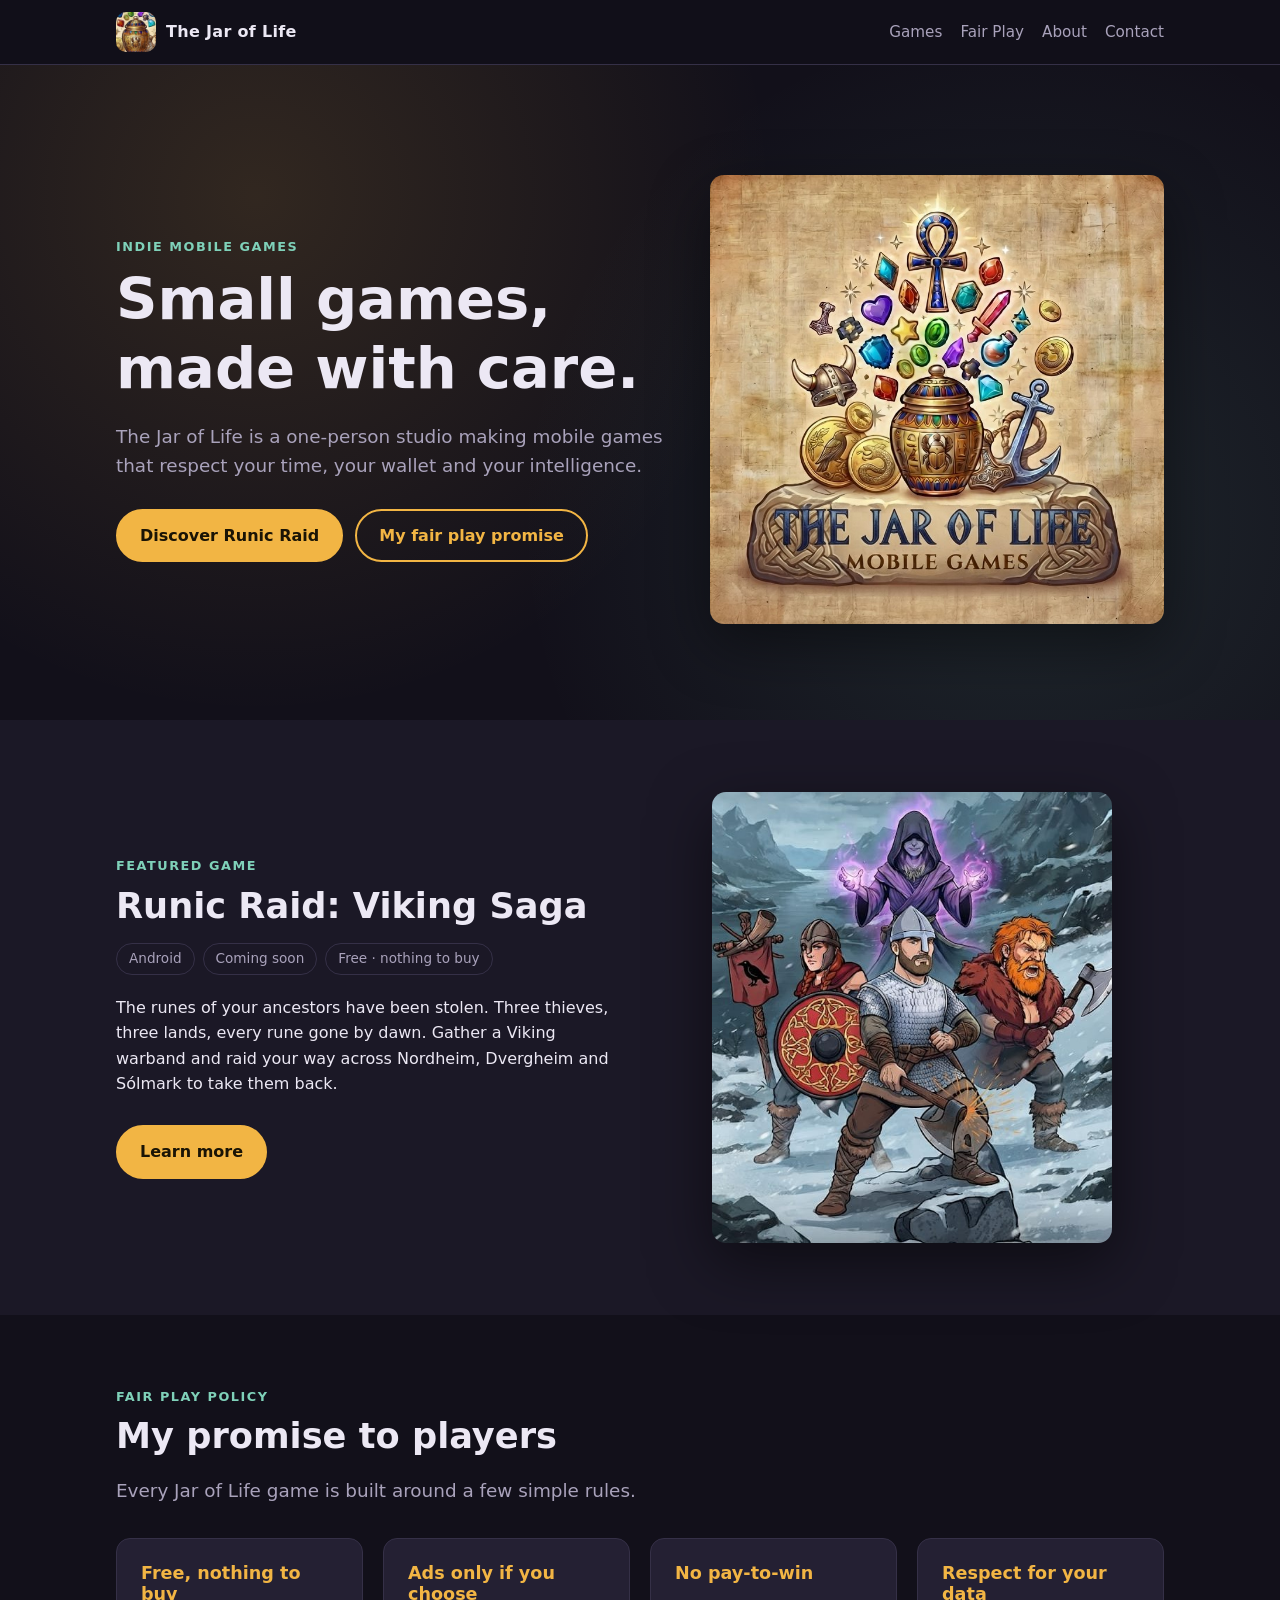
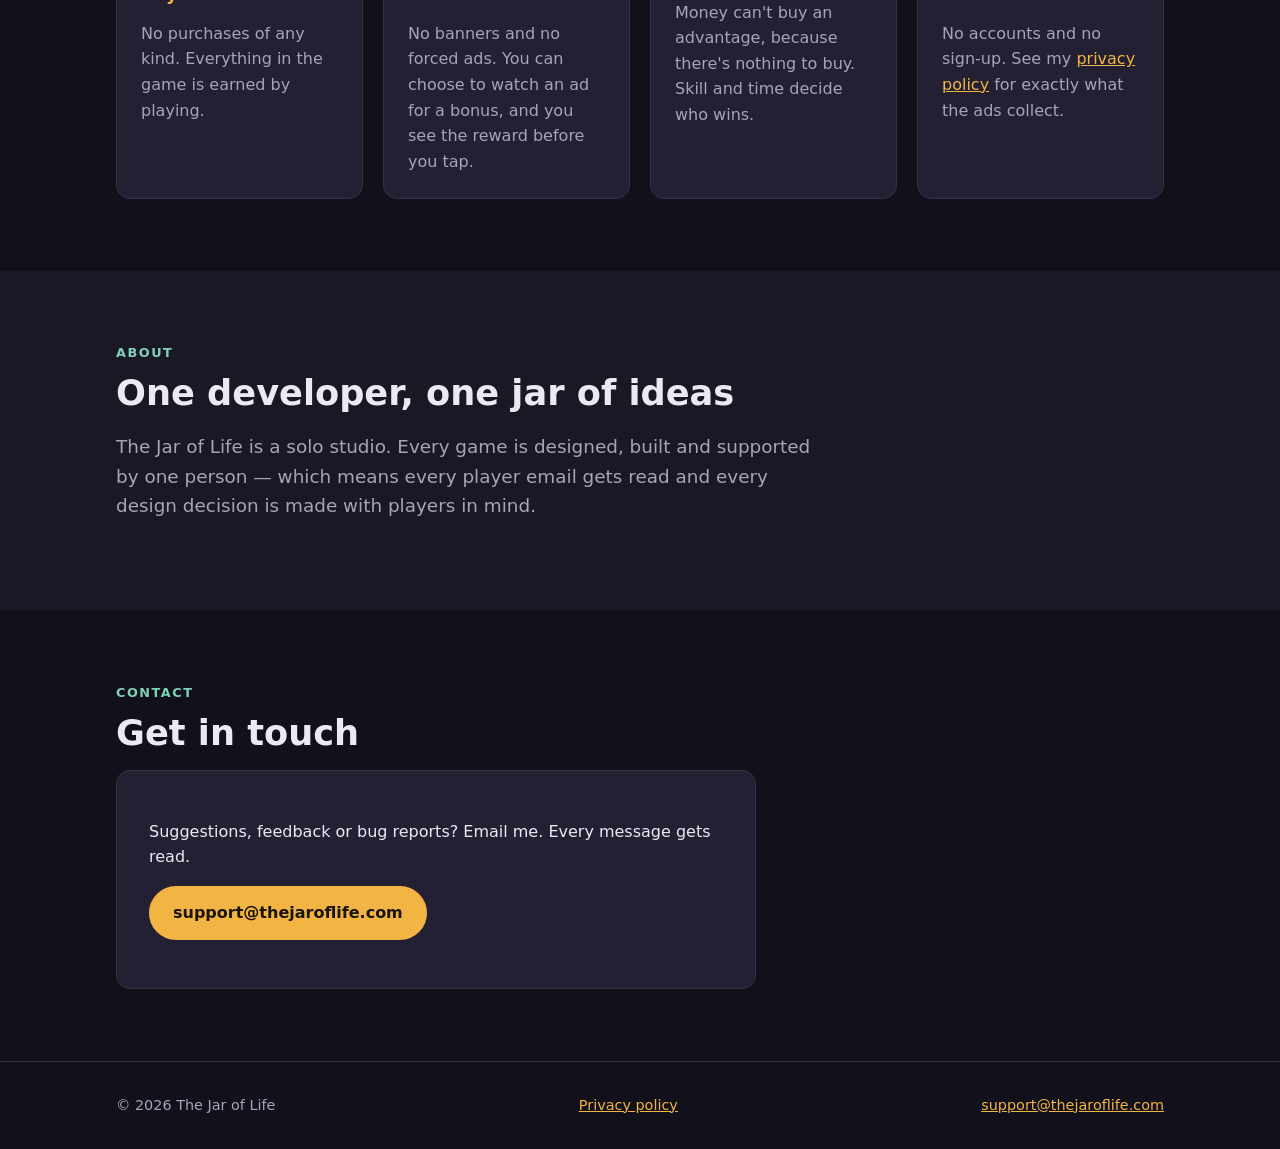
<file: index.html>
<!DOCTYPE html>
<html lang="en-GB">
<head>
  <meta charset="utf-8">
  <meta name="viewport" content="width=device-width, initial-scale=1">
  <title>The Jar of Life — Indie Mobile Games</title>
  <meta name="description" content="The Jar of Life is a solo indie mobile game studio. Home of Runic Raid: Viking Saga — free to play, nothing to buy, optional ads only.">
  <link rel="canonical" href="https://thejaroflife.com/">
  <link rel="icon" href="assets/img/jar-of-life-favicon-32.png" type="image/png" sizes="32x32">
  <link rel="icon" href="assets/img/jar-of-life-favicon-192.png" type="image/png" sizes="192x192">
  <link rel="apple-touch-icon" href="assets/img/jar-of-life-icon.png">
  <link rel="stylesheet" href="css/styles.css">

  <meta property="og:title" content="The Jar of Life — Mobile Games">
  <meta property="og:description" content="Solo indie mobile game studio. Home of Runic Raid: Viking Saga.">
  <meta property="og:url" content="https://thejaroflife.com/">
  <meta property="og:type" content="website">
  <meta property="og:image" content="https://thejaroflife.com/assets/img/og-jar-of-life.jpg">
</head>
<body>
  <a class="skip-link" href="#main">Skip to content</a>

  <header class="site-header">
    <div class="container">
      <a class="brand" href="index.html">
        <img src="assets/img/jar-of-life-icon.png" alt="" width="40" height="40">
        <span>The Jar of Life</span>
      </a>
      <nav class="site-nav" aria-label="Main">
        <ul>
          <li><a href="#games">Games</a></li>
          <li><a href="#fair-play">Fair Play</a></li>
          <li><a href="#about">About</a></li>
          <li><a href="#contact">Contact</a></li>
        </ul>
      </nav>
    </div>
  </header>

  <main id="main">
    <!-- ===== Hero ===== -->
    <section class="hero">
      <div class="container hero-grid">
        <div>
          <p class="eyebrow">Indie mobile games</p>
          <h1>Small games,<br>made with care.</h1>
          <p class="lead">
            The Jar of Life is a one-person studio making mobile games that respect
            your time, your wallet and your intelligence.
          </p>
          <div class="hero-actions">
            <a class="btn btn-primary" href="games/runic-raid.html">Discover Runic Raid</a>
            <a class="btn btn-ghost" href="#fair-play">My fair play promise</a>
          </div>
        </div>
        <img class="hero-logo" src="assets/img/jar-of-life-logo.jpg" width="776" height="768"
             alt="The Jar of Life — Mobile Games logo: a golden jar overflowing with gems, coins and treasures">
      </div>
    </section>

    <!-- ===== Featured game ===== -->
    <section id="games" aria-labelledby="games-title">
      <div class="container feature">
        <div>
          <p class="eyebrow">Featured game</p>
          <h2 id="games-title">Runic Raid: Viking Saga</h2>
          <ul class="tag-list" aria-label="Game details">
            <li>Android</li>
            <li>Coming soon</li>
            <li>Free · nothing to buy</li>
          </ul>
          <!-- DRAFT COPY: check the pitch reads how you want it -->
          <p>
            The runes of your ancestors have been stolen. Three thieves, three lands,
            every rune gone by dawn. Gather a Viking warband and raid your way across
            Nordheim, Dvergheim and Sólmark to take them back.
          </p>
          <div class="hero-actions">
            <a class="btn btn-primary" href="games/runic-raid.html">Learn more</a>
          </div>
        </div>
        <img class="key-art" src="assets/img/runic-raid-key-art.jpg" width="572" height="645"
             alt="Runic Raid: Viking Saga key art — a Viking warband standing in the snow with the hooded Vala behind them">
      </div>
    </section>

    <!-- ===== Fair play policy ===== -->
    <section id="fair-play" aria-labelledby="fair-play-title">
      <div class="container">
        <p class="eyebrow">Fair play policy</p>
        <h2 id="fair-play-title">My promise to players</h2>
        <p class="lead">Every Jar of Life game is built around a few simple rules.</p>
        <div class="card-grid">
          <article class="card">
            <h3>Free, nothing to buy</h3>
            <p>No purchases of any kind. Everything in the game is earned by playing.</p>
          </article>
          <article class="card">
            <h3>Ads only if you choose</h3>
            <p>No banners and no forced ads. You can choose to watch an ad for a bonus, and you see the reward before you tap.</p>
          </article>
          <article class="card">
            <h3>No pay-to-win</h3>
            <p>Money can't buy an advantage, because there's nothing to buy. Skill and time decide who wins.</p>
          </article>
          <article class="card">
            <h3>Respect for your data</h3>
            <p>No accounts and no sign-up. See my <a href="privacy.html">privacy policy</a> for exactly what the ads collect.</p>
          </article>
        </div>
      </div>
    </section>

    <!-- ===== About ===== -->
    <section id="about" aria-labelledby="about-title">
      <div class="container">
        <p class="eyebrow">About</p>
        <h2 id="about-title">One developer, one jar of ideas</h2>
        <!-- DRAFT COPY: replace with your own story -->
        <p class="lead">
          The Jar of Life is a solo studio. Every game is designed, built and
          supported by one person — which means every player email gets read
          and every design decision is made with players in mind.
        </p>
      </div>
    </section>

    <!-- ===== Contact ===== -->
    <section id="contact" aria-labelledby="contact-title">
      <div class="container">
        <p class="eyebrow">Contact</p>
        <h2 id="contact-title">Get in touch</h2>
        <div class="contact-box">
          <p>Suggestions, feedback or bug reports? Email me. Every message gets read.</p>
          <p><a class="btn btn-primary" href="mailto:support@thejaroflife.com">support@thejaroflife.com</a></p>
        </div>
      </div>
    </section>
  </main>

  <footer class="site-footer">
    <div class="container">
      <span>&copy; <span id="year">2026</span> The Jar of Life</span>
      <a href="privacy.html">Privacy policy</a>
      <a href="mailto:support@thejaroflife.com">support@thejaroflife.com</a>
    </div>
  </footer>
  <script>document.getElementById('year').textContent = new Date().getFullYear();</script>
</body>
</html>
</file>
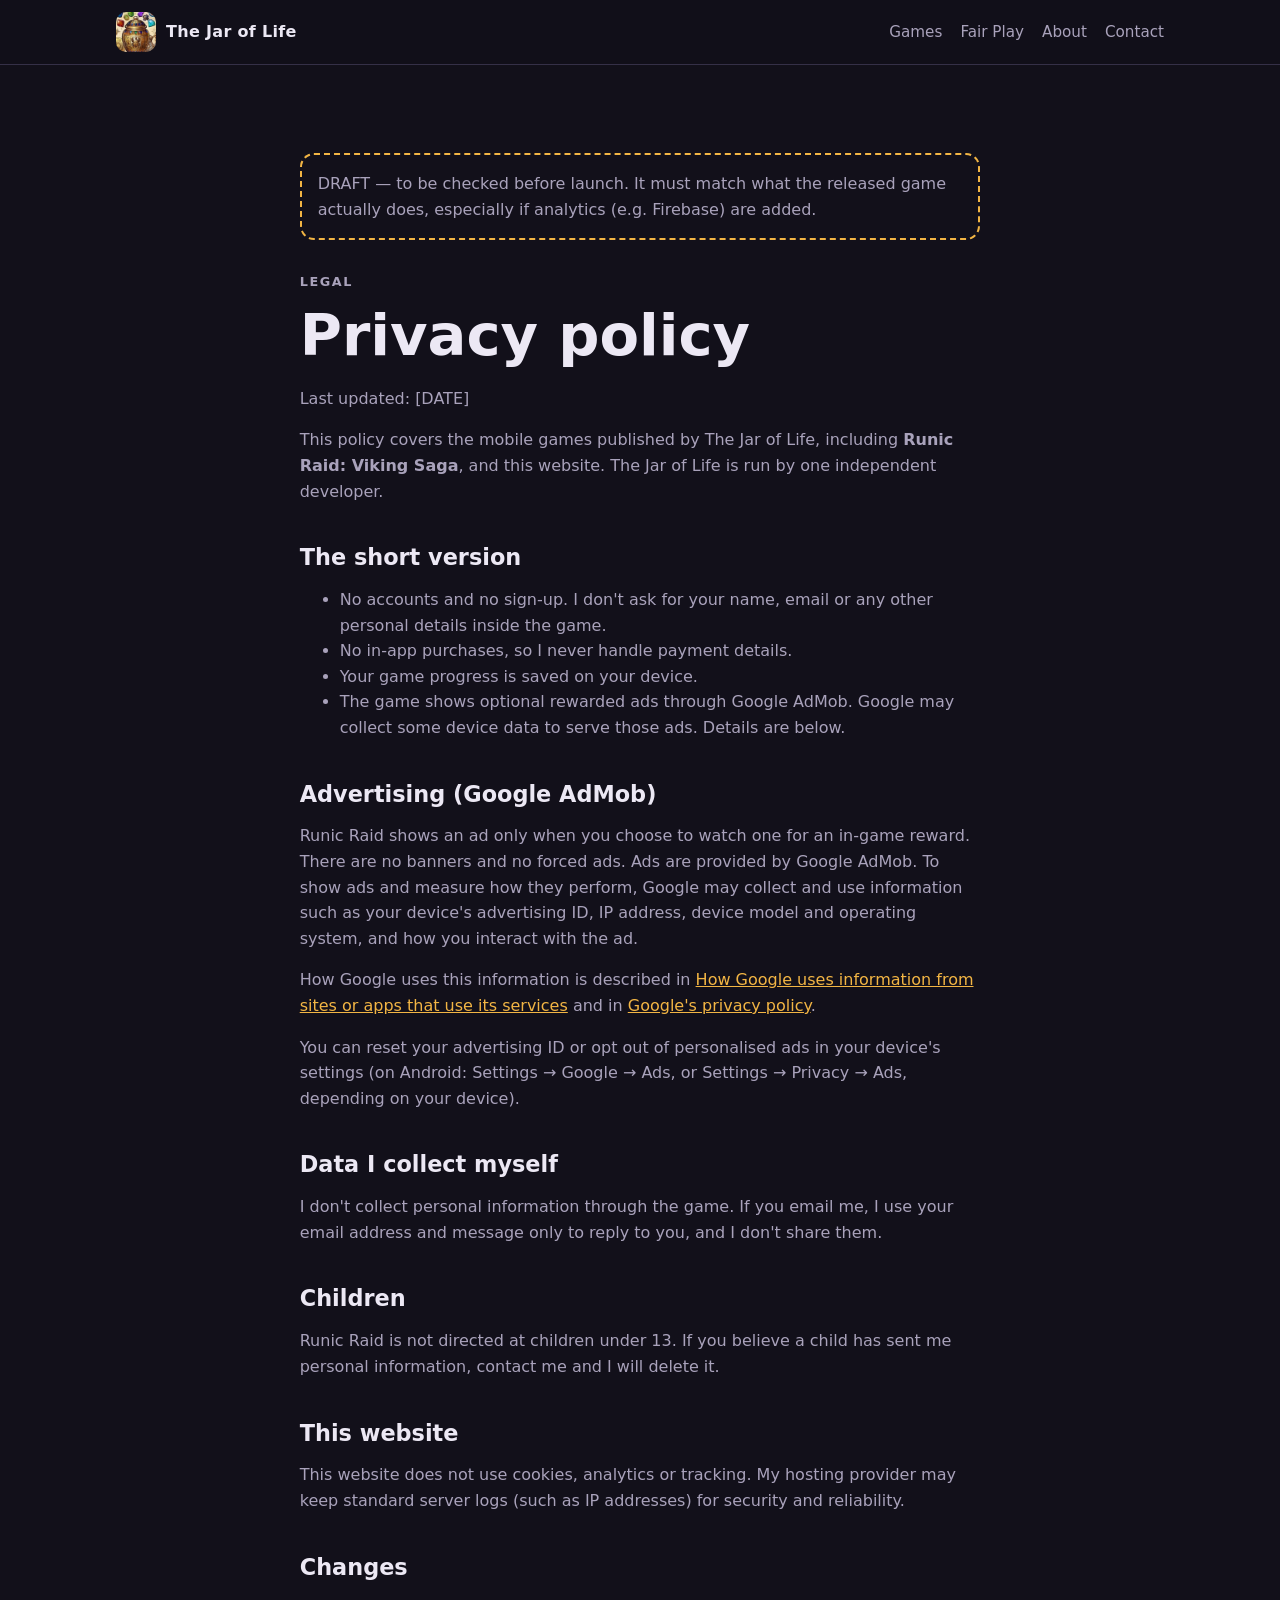
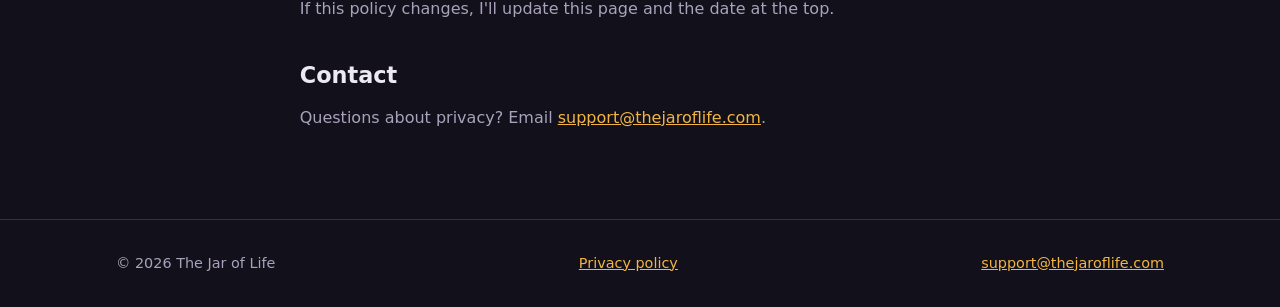
<file: privacy.html>
<!DOCTYPE html>
<html lang="en-GB">
<head>
  <meta charset="utf-8">
  <meta name="viewport" content="width=device-width, initial-scale=1">
  <title>Privacy Policy — The Jar of Life</title>
  <meta name="description" content="Privacy policy for The Jar of Life games, including Runic Raid: Viking Saga.">
  <link rel="canonical" href="https://thejaroflife.com/privacy.html">
  <link rel="icon" href="assets/img/jar-of-life-favicon-32.png" type="image/png" sizes="32x32">
  <link rel="icon" href="assets/img/jar-of-life-favicon-192.png" type="image/png" sizes="192x192">
  <link rel="stylesheet" href="css/styles.css">
</head>
<body>
  <a class="skip-link" href="#main">Skip to content</a>

  <header class="site-header">
    <div class="container">
      <a class="brand" href="index.html">
        <img src="assets/img/jar-of-life-icon.png" alt="" width="40" height="40">
        <span>The Jar of Life</span>
      </a>
      <nav class="site-nav" aria-label="Main">
        <ul>
          <li><a href="index.html#games">Games</a></li>
          <li><a href="index.html#fair-play">Fair Play</a></li>
          <li><a href="index.html#about">About</a></li>
          <li><a href="index.html#contact">Contact</a></li>
        </ul>
      </nav>
    </div>
  </header>

  <main id="main">
    <section>
      <div class="container prose">
        <!-- DRAFT: remove this note once the policy has been checked against the final game build -->
        <p class="draft-note">
          DRAFT — to be checked before launch. It must match what the released game
          actually does, especially if analytics (e.g. Firebase) are added.
        </p>

        <p class="eyebrow">Legal</p>
        <h1>Privacy policy</h1>
        <!-- TODO: set the real date when the policy is finalised -->
        <p>Last updated: [DATE]</p>

        <p>
          This policy covers the mobile games published by The Jar of Life, including
          <strong>Runic Raid: Viking Saga</strong>, and this website. The Jar of Life is run by one
          independent developer.
        </p>

        <h2>The short version</h2>
        <ul>
          <li>No accounts and no sign-up. I don't ask for your name, email or any other personal details inside the game.</li>
          <li>No in-app purchases, so I never handle payment details.</li>
          <li>Your game progress is saved on your device.</li>
          <li>The game shows optional rewarded ads through Google AdMob. Google may collect some device data to serve those ads. Details are below.</li>
        </ul>

        <h2>Advertising (Google AdMob)</h2>
        <p>
          Runic Raid shows an ad only when you choose to watch one for an in-game reward.
          There are no banners and no forced ads. Ads are provided by Google AdMob.
          To show ads and measure how they perform, Google may collect and use information
          such as your device's advertising ID, IP address, device model and operating
          system, and how you interact with the ad.
        </p>
        <p>
          How Google uses this information is described in
          <a href="https://policies.google.com/technologies/partner-sites">How Google uses information from sites or apps that use its services</a>
          and in <a href="https://policies.google.com/privacy">Google's privacy policy</a>.
        </p>
        <p>
          You can reset your advertising ID or opt out of personalised ads in your
          device's settings (on Android: Settings → Google → Ads, or Settings → Privacy → Ads,
          depending on your device).
        </p>

        <h2>Data I collect myself</h2>
        <p>
          I don't collect personal information through the game. If you email me, I use
          your email address and message only to reply to you, and I don't share them.
        </p>

        <h2>Children</h2>
        <!-- TODO: confirm the target age rating you choose in the Play Console, and update this section to match -->
        <p>
          Runic Raid is not directed at children under 13. If you believe a child has sent me
          personal information, contact me and I will delete it.
        </p>

        <h2>This website</h2>
        <p>
          This website does not use cookies, analytics or tracking. My hosting provider may
          keep standard server logs (such as IP addresses) for security and reliability.
        </p>

        <h2>Changes</h2>
        <p>If this policy changes, I'll update this page and the date at the top.</p>

        <h2>Contact</h2>
        <p>
          Questions about privacy? Email
          <a href="mailto:support@thejaroflife.com">support@thejaroflife.com</a>.
        </p>
      </div>
    </section>
  </main>

  <footer class="site-footer">
    <div class="container">
      <span>&copy; <span id="year">2026</span> The Jar of Life</span>
      <a href="privacy.html">Privacy policy</a>
      <a href="mailto:support@thejaroflife.com">support@thejaroflife.com</a>
    </div>
  </footer>
  <script>document.getElementById('year').textContent = new Date().getFullYear();</script>
</body>
</html>
</file>
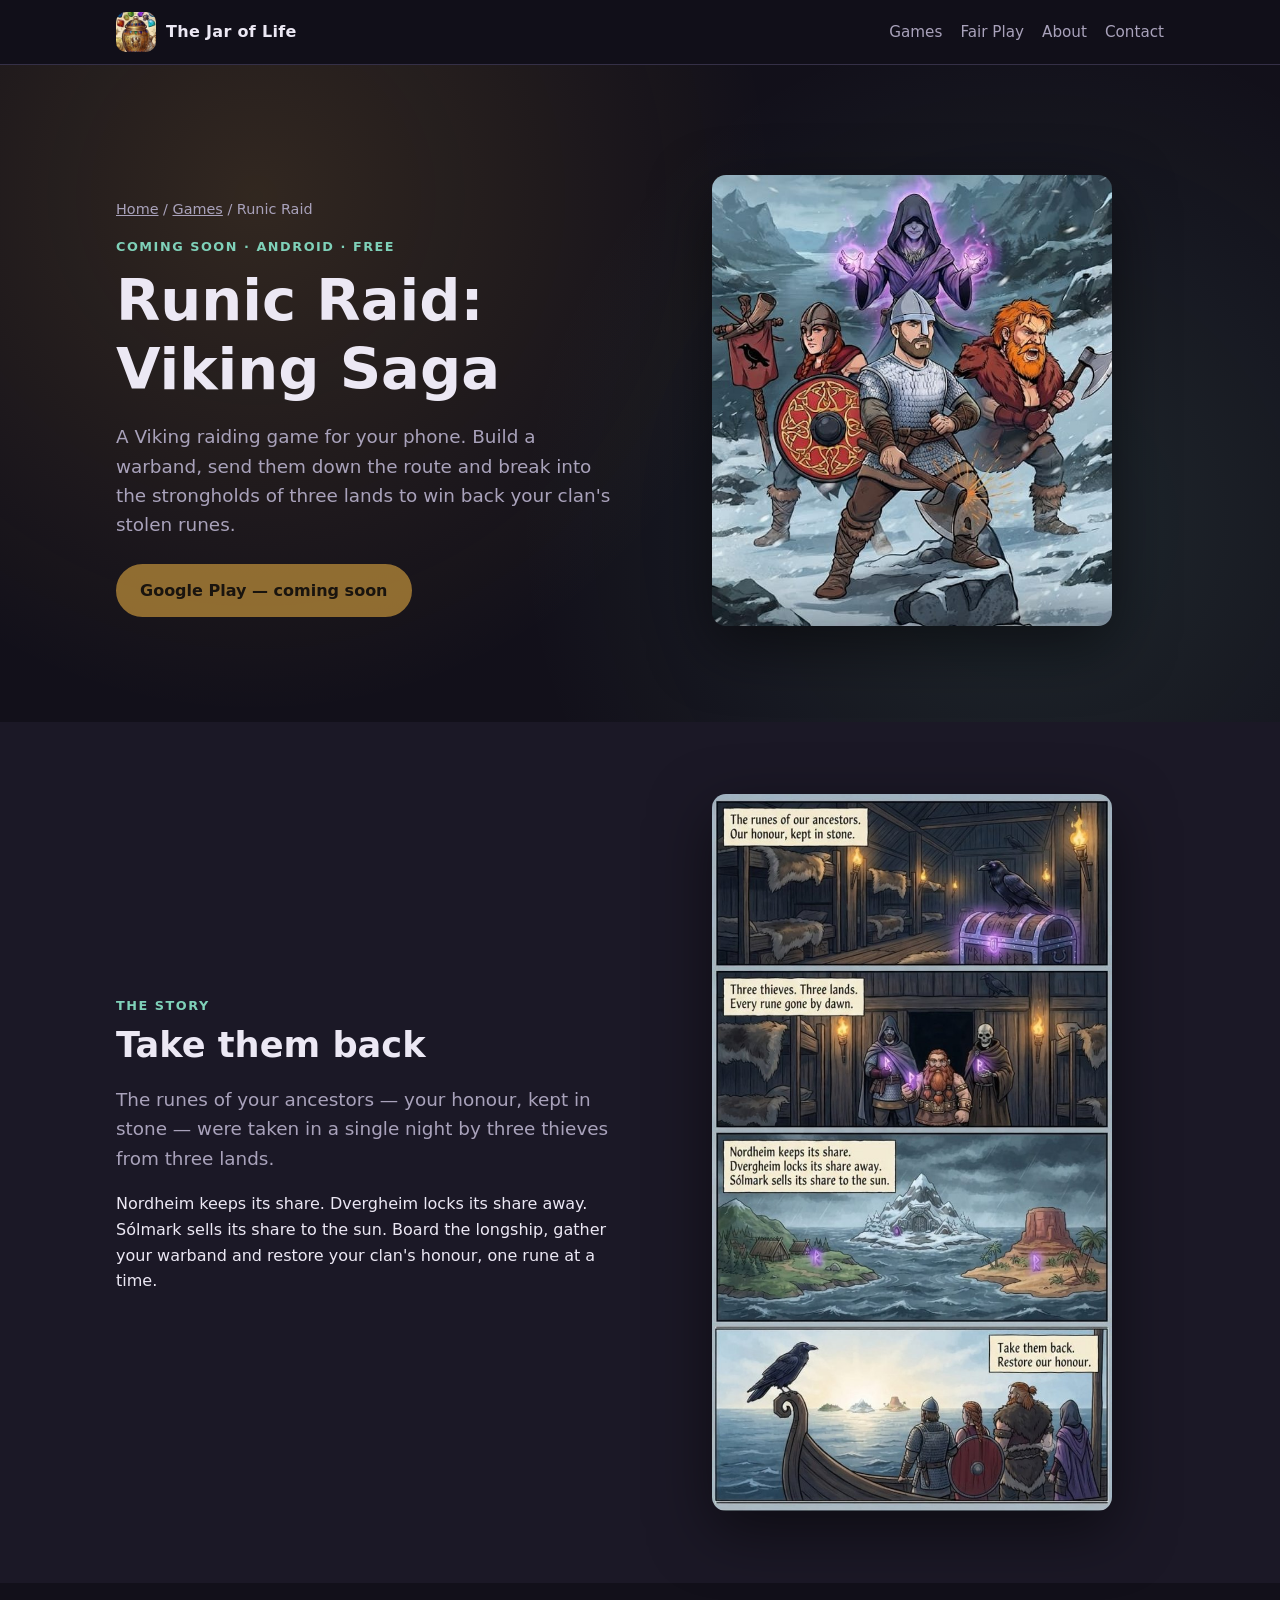
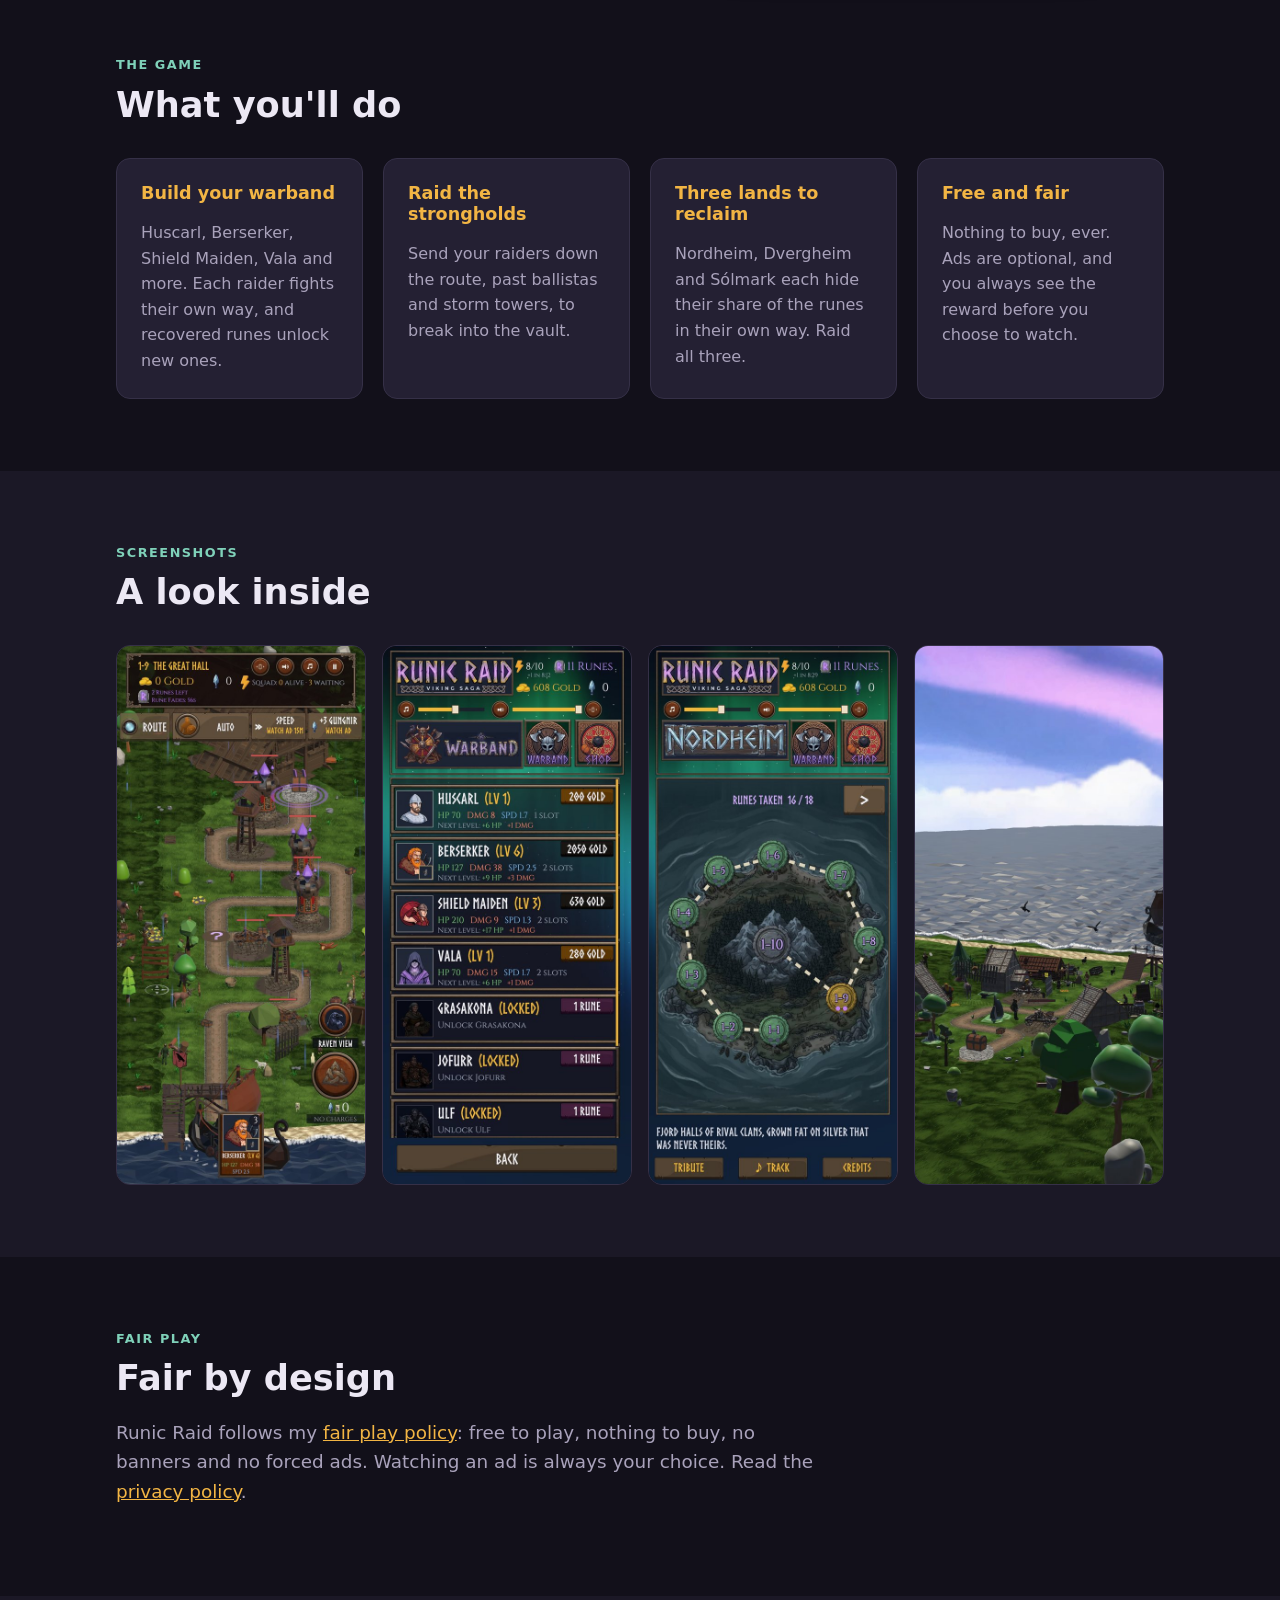
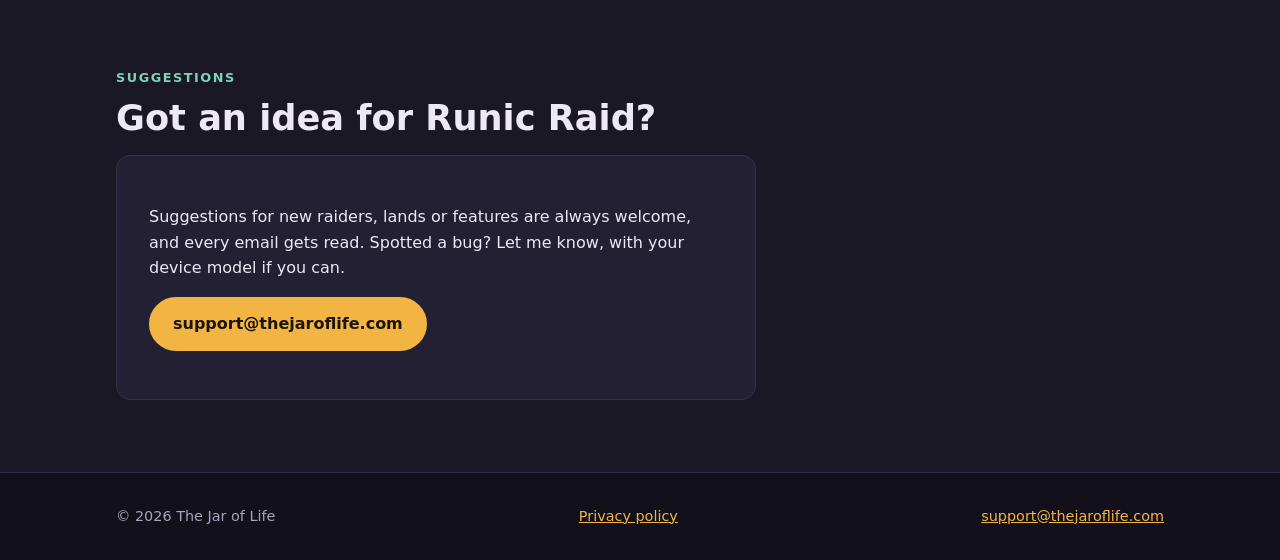
<file: games/runic-raid.html>
<!DOCTYPE html>
<html lang="en-GB">
<head>
  <meta charset="utf-8">
  <meta name="viewport" content="width=device-width, initial-scale=1">
  <title>Runic Raid: Viking Saga — The Jar of Life</title>
  <meta name="description" content="Runic Raid: Viking Saga. Gather a Viking warband and raid three lands to take back your ancestors' stolen runes. Free, nothing to buy, optional ads only. Coming soon to Android.">
  <link rel="canonical" href="https://thejaroflife.com/games/runic-raid.html">
  <link rel="icon" href="../assets/img/jar-of-life-favicon-32.png" type="image/png" sizes="32x32">
  <link rel="icon" href="../assets/img/jar-of-life-favicon-192.png" type="image/png" sizes="192x192">
  <link rel="apple-touch-icon" href="../assets/img/jar-of-life-icon.png">
  <link rel="stylesheet" href="../css/styles.css">

  <meta property="og:title" content="Runic Raid: Viking Saga">
  <meta property="og:description" content="Gather a Viking warband and take back the stolen runes. Free, nothing to buy. Coming soon to Android.">
  <meta property="og:url" content="https://thejaroflife.com/games/runic-raid.html">
  <meta property="og:type" content="website">
  <meta property="og:image" content="https://thejaroflife.com/assets/img/og-runic-raid.jpg">
</head>
<body>
  <a class="skip-link" href="#main">Skip to content</a>

  <header class="site-header">
    <div class="container">
      <a class="brand" href="../index.html">
        <img src="../assets/img/jar-of-life-icon.png" alt="" width="40" height="40">
        <span>The Jar of Life</span>
      </a>
      <nav class="site-nav" aria-label="Main">
        <ul>
          <li><a href="../index.html#games">Games</a></li>
          <li><a href="../index.html#fair-play">Fair Play</a></li>
          <li><a href="../index.html#about">About</a></li>
          <li><a href="../index.html#contact">Contact</a></li>
        </ul>
      </nav>
    </div>
  </header>

  <main id="main">
    <!-- ===== Game hero ===== -->
    <section class="hero">
      <div class="container feature">
        <div>
          <p class="breadcrumb"><a href="../index.html">Home</a> / <a href="../index.html#games">Games</a> / Runic Raid</p>
          <p class="eyebrow">Coming soon · Android · Free</p>
          <h1>Runic Raid: Viking Saga</h1>
          <!-- DRAFT COPY: check the pitch reads how you want it -->
          <p class="lead">
            A Viking raiding game for your phone. Build a warband, send them down the
            route and break into the strongholds of three lands to win back your clan's
            stolen runes.
          </p>
          <!-- TODO: swap for the official Google Play badge + store URL at launch.
               Add an App Store button here too if an iOS version is planned. -->
          <div class="store-badges">
            <a class="btn btn-primary" href="#" aria-disabled="true">Google Play — coming soon</a>
          </div>
        </div>
        <img class="key-art" src="../assets/img/runic-raid-key-art.jpg" width="572" height="645"
             alt="Runic Raid: Viking Saga key art — a Viking warband standing in the snow with the hooded Vala behind them">
      </div>
    </section>

    <!-- ===== Story ===== -->
    <section aria-labelledby="story-title">
      <div class="container feature">
        <div>
          <p class="eyebrow">The story</p>
          <h2 id="story-title">Take them back</h2>
          <p class="lead">
            The runes of your ancestors — your honour, kept in stone — were taken in a
            single night by three thieves from three lands.
          </p>
          <p>
            Nordheim keeps its share. Dvergheim locks its share away. Sólmark sells its
            share to the sun. Board the longship, gather your warband and restore your
            clan's honour, one rune at a time.
          </p>
        </div>
        <img class="key-art" src="../assets/img/runic-raid-story.jpg" width="720" height="1291" loading="lazy"
             alt="Four-panel comic: a raven guards a glowing rune chest; three thieves steal the runes; the runes are split across Nordheim, Dvergheim and Sólmark; a Viking warband sets sail to take them back">
      </div>
    </section>

    <!-- ===== Features ===== -->
    <section aria-labelledby="features-title">
      <div class="container">
        <p class="eyebrow">The game</p>
        <h2 id="features-title">What you'll do</h2>
        <!-- DRAFT COPY: check each card matches the game -->
        <div class="card-grid">
          <article class="card">
            <h3>Build your warband</h3>
            <p>Huscarl, Berserker, Shield Maiden, Vala and more. Each raider fights their own way, and recovered runes unlock new ones.</p>
          </article>
          <article class="card">
            <h3>Raid the strongholds</h3>
            <p>Send your raiders down the route, past ballistas and storm towers, to break into the vault.</p>
          </article>
          <article class="card">
            <h3>Three lands to reclaim</h3>
            <p>Nordheim, Dvergheim and Sólmark each hide their share of the runes in their own way. Raid all three.</p>
          </article>
          <article class="card">
            <h3>Free and fair</h3>
            <p>Nothing to buy, ever. Ads are optional, and you always see the reward before you choose to watch.</p>
          </article>
        </div>
      </div>
    </section>

    <!-- ===== Screenshots ===== -->
    <section aria-labelledby="shots-title">
      <div class="container">
        <p class="eyebrow">Screenshots</p>
        <h2 id="shots-title">A look inside</h2>
        <!-- Work-in-progress screenshots (Sept 2026) — replace with final ones before launch -->
        <div class="screenshot-grid">
          <img class="screenshot" src="../assets/img/runic-raid-shot-1.jpg" width="540" height="1170" loading="lazy"
               alt="A raid in progress: the Viking longship at the shore and a winding route past watchtowers, ballistas and rune towers">
          <img class="screenshot" src="../assets/img/runic-raid-shot-2.jpg" width="540" height="1170" loading="lazy"
               alt="The warband screen: Huscarl, Berserker, Shield Maiden and Vala with their stats, and more raiders locked behind runes">
          <img class="screenshot" src="../assets/img/runic-raid-shot-3.jpg" width="540" height="1170" loading="lazy"
               alt="The Nordheim map: ten raid sites around an island, with 16 of 18 runes taken">
          <img class="screenshot" src="../assets/img/runic-raid-shot-4.jpg" width="540" height="1170" loading="lazy"
               alt="A raven's-eye view over a Viking village, its defences and the longship moored at the harbour">
        </div>
      </div>
    </section>

    <!-- ===== Fair play reminder ===== -->
    <section aria-labelledby="rr-fair-title">
      <div class="container">
        <p class="eyebrow">Fair play</p>
        <h2 id="rr-fair-title">Fair by design</h2>
        <p class="lead">
          Runic Raid follows my <a href="../index.html#fair-play">fair play policy</a>:
          free to play, nothing to buy, no banners and no forced ads. Watching an ad is
          always your choice. Read the <a href="../privacy.html">privacy policy</a>.
        </p>
      </div>
    </section>

    <!-- ===== Suggestions ===== -->
    <section aria-labelledby="rr-support-title">
      <div class="container">
        <p class="eyebrow">Suggestions</p>
        <h2 id="rr-support-title">Got an idea for Runic Raid?</h2>
        <div class="contact-box">
          <p>Suggestions for new raiders, lands or features are always welcome, and every email gets read. Spotted a bug? Let me know, with your device model if you can.</p>
          <p><a class="btn btn-primary" href="mailto:support@thejaroflife.com?subject=Runic%20Raid%20suggestion">support@thejaroflife.com</a></p>
        </div>
      </div>
    </section>
  </main>

  <footer class="site-footer">
    <div class="container">
      <span>&copy; <span id="year">2026</span> The Jar of Life</span>
      <a href="../privacy.html">Privacy policy</a>
      <a href="mailto:support@thejaroflife.com">support@thejaroflife.com</a>
    </div>
  </footer>
  <script>document.getElementById('year').textContent = new Date().getFullYear();</script>
</body>
</html>
</file>
<file: css/styles.css>
/* The Jar of Life — shared styles for all pages */

:root {
  --bg: #12101a;
  --bg-alt: #1b1826;
  --surface: #242033;
  --text: #ece8f4;
  --muted: #a9a2bb;
  --accent: #f2b544;
  --accent-2: #7fd1b9;
  --border: #353047;
  --radius: 14px;
  --max: 1080px;
  --font: system-ui, -apple-system, "Segoe UI", Roboto, sans-serif;
}

*,
*::before,
*::after { box-sizing: border-box; }

html { scroll-behavior: smooth; }

body {
  margin: 0;
  background: var(--bg);
  color: var(--text);
  font-family: var(--font);
  line-height: 1.6;
}

img { max-width: 100%; height: auto; display: block; }

a { color: var(--accent); }
a:hover { color: var(--accent-2); }

.container {
  width: 100%;
  max-width: var(--max);
  margin: 0 auto;
  padding: 0 16px;
}

.skip-link {
  position: absolute;
  left: -999px;
  top: 8px;
  background: var(--accent);
  color: #000;
  padding: 8px 12px;
  border-radius: 6px;
  z-index: 100;
}
.skip-link:focus { left: 8px; }

/* ---------- Header ---------- */
.site-header {
  position: sticky;
  top: 0;
  z-index: 10;
  background: rgba(18, 16, 26, 0.92);
  backdrop-filter: blur(8px);
  border-bottom: 1px solid var(--border);
}
.site-header .container {
  display: flex;
  align-items: center;
  justify-content: space-between;
  gap: 16px;
  min-height: 64px;
  flex-wrap: wrap;
}
.brand {
  display: flex;
  align-items: center;
  gap: 10px;
  color: var(--text);
  text-decoration: none;
  font-weight: 700;
  letter-spacing: 0.02em;
}
.brand img { width: 40px; height: 40px; border-radius: 10px; object-fit: cover; }
.site-nav ul {
  display: flex;
  gap: 18px;
  list-style: none;
  margin: 0;
  padding: 0;
  flex-wrap: wrap;
}
.site-nav a {
  color: var(--muted);
  text-decoration: none;
  font-size: 0.95rem;
}
.site-nav a:hover,
.site-nav a[aria-current="page"] { color: var(--text); }

/* ---------- Sections ---------- */
section { padding: 72px 0; }
section:nth-of-type(even) { background: var(--bg-alt); }
h1, h2, h3 { line-height: 1.2; margin: 0 0 16px; }
h1 { font-size: clamp(2.2rem, 6vw, 3.6rem); }
h2 { font-size: clamp(1.6rem, 4vw, 2.2rem); }
.eyebrow {
  color: var(--accent-2);
  text-transform: uppercase;
  letter-spacing: 0.12em;
  font-size: 0.8rem;
  font-weight: 600;
  margin: 0 0 8px;
}
.lead { font-size: 1.15rem; color: var(--muted); max-width: 60ch; }

/* ---------- Hero ---------- */
.hero {
  padding: 110px 0 96px;
  background:
    radial-gradient(circle at 20% 20%, rgba(242, 181, 68, 0.14), transparent 45%),
    radial-gradient(circle at 80% 70%, rgba(127, 209, 185, 0.12), transparent 45%),
    var(--bg);
}
.hero-actions { display: flex; gap: 12px; flex-wrap: wrap; margin-top: 28px; }

.btn {
  display: inline-block;
  padding: 12px 22px;
  border-radius: 999px;
  font-weight: 600;
  text-decoration: none;
  border: 2px solid var(--accent);
}
.btn-primary { background: var(--accent); color: #1a1405; }
.btn-primary:hover { background: var(--accent-2); border-color: var(--accent-2); color: #0c1a15; }
.btn-ghost { color: var(--accent); }
.btn-ghost:hover { color: var(--accent-2); border-color: var(--accent-2); }
.btn[aria-disabled="true"] { opacity: 0.55; pointer-events: none; }

/* ---------- Featured game ---------- */
.feature {
  display: grid;
  grid-template-columns: 1fr 1fr;
  gap: 40px;
  align-items: center;
}
.tag-list {
  display: flex;
  gap: 8px;
  flex-wrap: wrap;
  list-style: none;
  padding: 0;
  margin: 0 0 20px;
}
.tag-list li {
  border: 1px solid var(--border);
  border-radius: 999px;
  padding: 4px 12px;
  font-size: 0.85rem;
  color: var(--muted);
}

/* Hero with studio logo */
.hero-grid {
  display: grid;
  grid-template-columns: 1.1fr 0.9fr;
  gap: 40px;
  align-items: center;
}
.hero-logo {
  border-radius: var(--radius);
  box-shadow: 0 20px 60px rgba(0, 0, 0, 0.45);
}

/* Portrait key art */
.key-art {
  width: 100%;
  max-width: 400px;
  justify-self: center;
  border-radius: var(--radius);
  box-shadow: 0 20px 60px rgba(0, 0, 0, 0.5);
}

/* Long-form text pages (privacy policy) */
.prose { max-width: 70ch; }
.prose h2 { margin-top: 40px; font-size: 1.4rem; }
.prose p, .prose li { color: var(--muted); }
.draft-note {
  border: 2px dashed var(--accent);
  border-radius: var(--radius);
  padding: 16px;
  color: var(--accent);
  margin-bottom: 32px;
}

/* Clearly-labelled placeholder for missing art. Remove once real assets land. */
.placeholder {
  display: flex;
  align-items: center;
  justify-content: center;
  text-align: center;
  aspect-ratio: 16 / 10;
  border: 2px dashed var(--accent);
  border-radius: var(--radius);
  background: repeating-linear-gradient(45deg, var(--surface), var(--surface) 12px, var(--bg-alt) 12px, var(--bg-alt) 24px);
  color: var(--accent);
  font-weight: 600;
  padding: 16px;
}
.placeholder.portrait { aspect-ratio: 540 / 1170; }
.screenshot {
  width: 100%;
  border-radius: var(--radius);
  border: 1px solid var(--border);
}

/* ---------- Cards ---------- */
.card-grid {
  display: grid;
  grid-template-columns: repeat(auto-fit, minmax(220px, 1fr));
  gap: 20px;
  margin-top: 32px;
}
.card {
  background: var(--surface);
  border: 1px solid var(--border);
  border-radius: var(--radius);
  padding: 24px;
}
.card h3 { font-size: 1.1rem; color: var(--accent); }
.card p { margin: 0; color: var(--muted); }

/* ---------- Game page ---------- */
.screenshot-grid {
  display: grid;
  grid-template-columns: repeat(auto-fit, minmax(160px, 1fr));
  gap: 16px;
  margin-top: 32px;
}
.store-badges { display: flex; gap: 12px; flex-wrap: wrap; margin-top: 24px; }
.breadcrumb { font-size: 0.9rem; color: var(--muted); margin-bottom: 16px; }
.breadcrumb a { color: var(--muted); }

/* ---------- Contact ---------- */
.contact-box {
  background: var(--surface);
  border: 1px solid var(--border);
  border-radius: var(--radius);
  padding: 32px;
  max-width: 640px;
}

/* ---------- Footer ---------- */
.site-footer {
  border-top: 1px solid var(--border);
  padding: 32px 0;
  color: var(--muted);
  font-size: 0.9rem;
}
.site-footer .container {
  display: flex;
  align-items: center;
  justify-content: space-between;
  gap: 16px;
  flex-wrap: wrap;
}

/* ---------- Responsive ---------- */
@media (max-width: 760px) {
  section { padding: 56px 0; }
  .hero { padding: 80px 0 64px; }
  .feature,
  .hero-grid { grid-template-columns: 1fr; }
  .site-nav ul { gap: 14px; }
}
</file>
